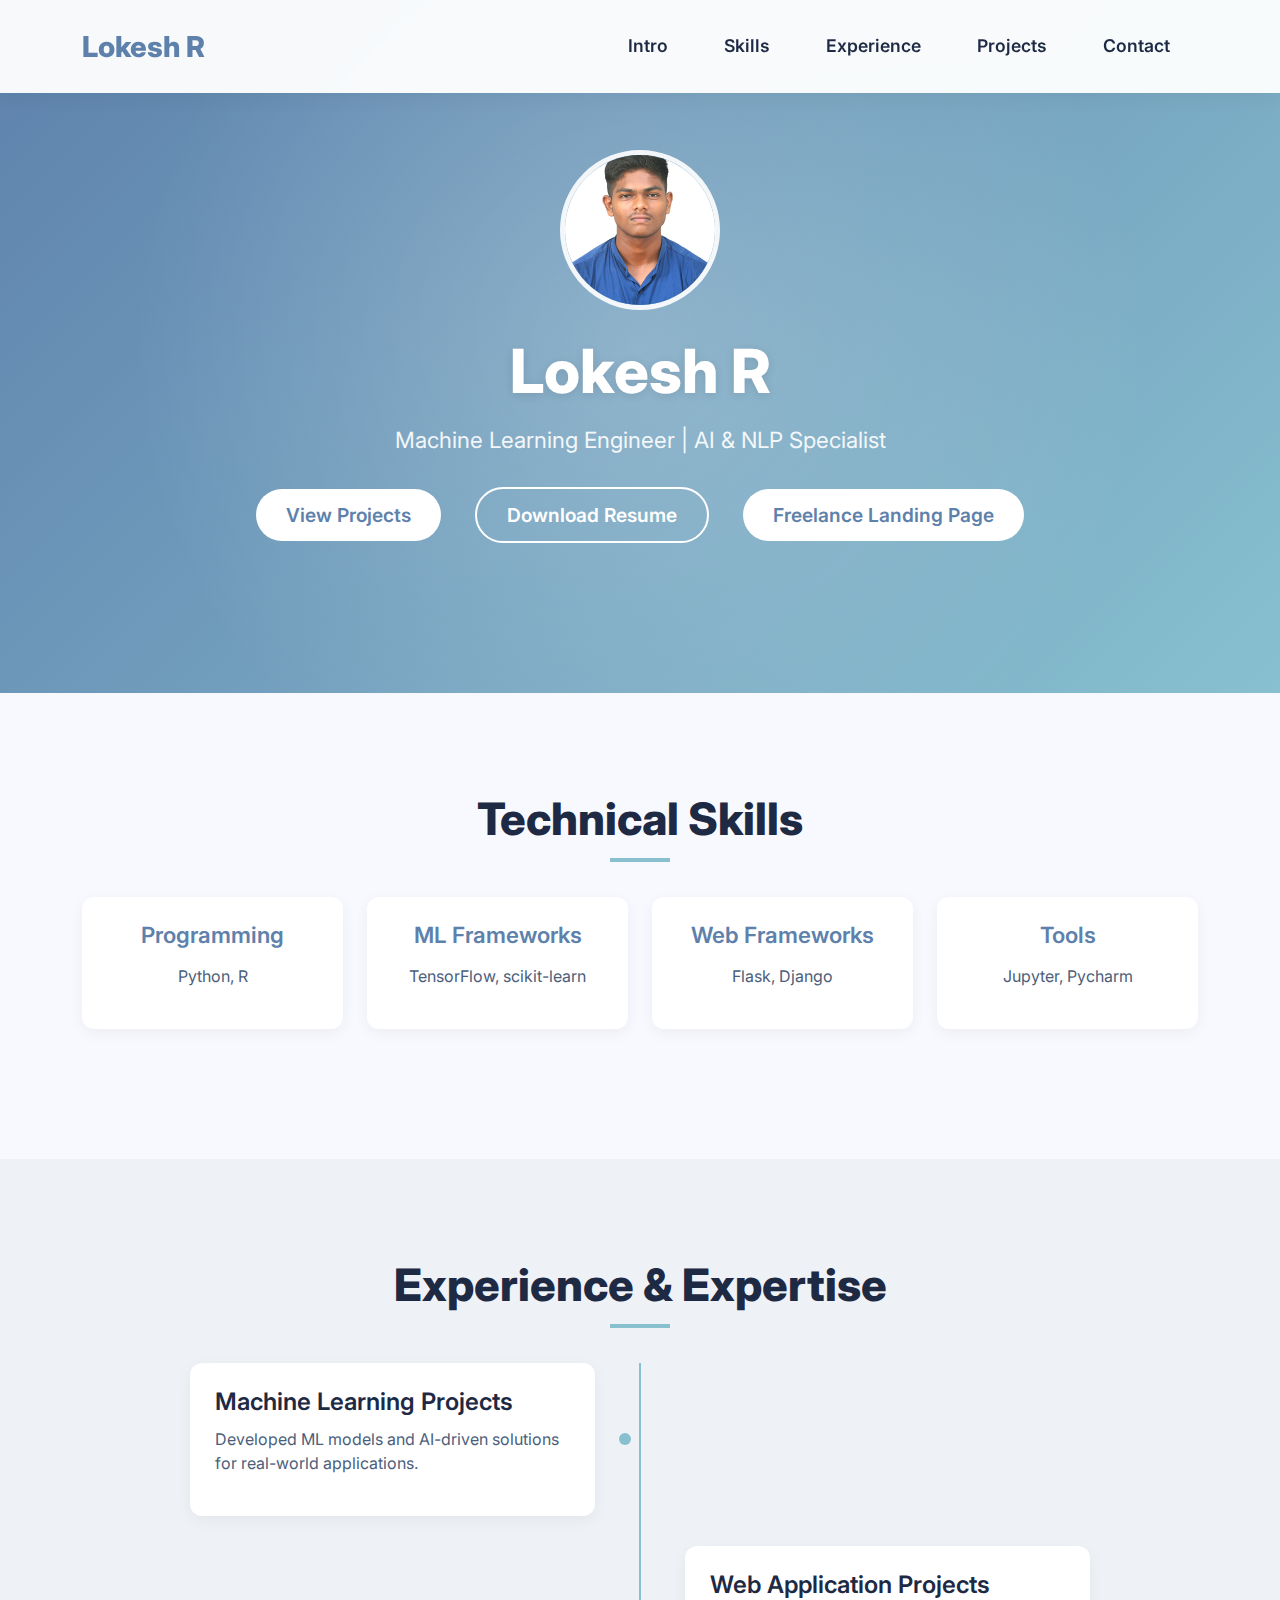
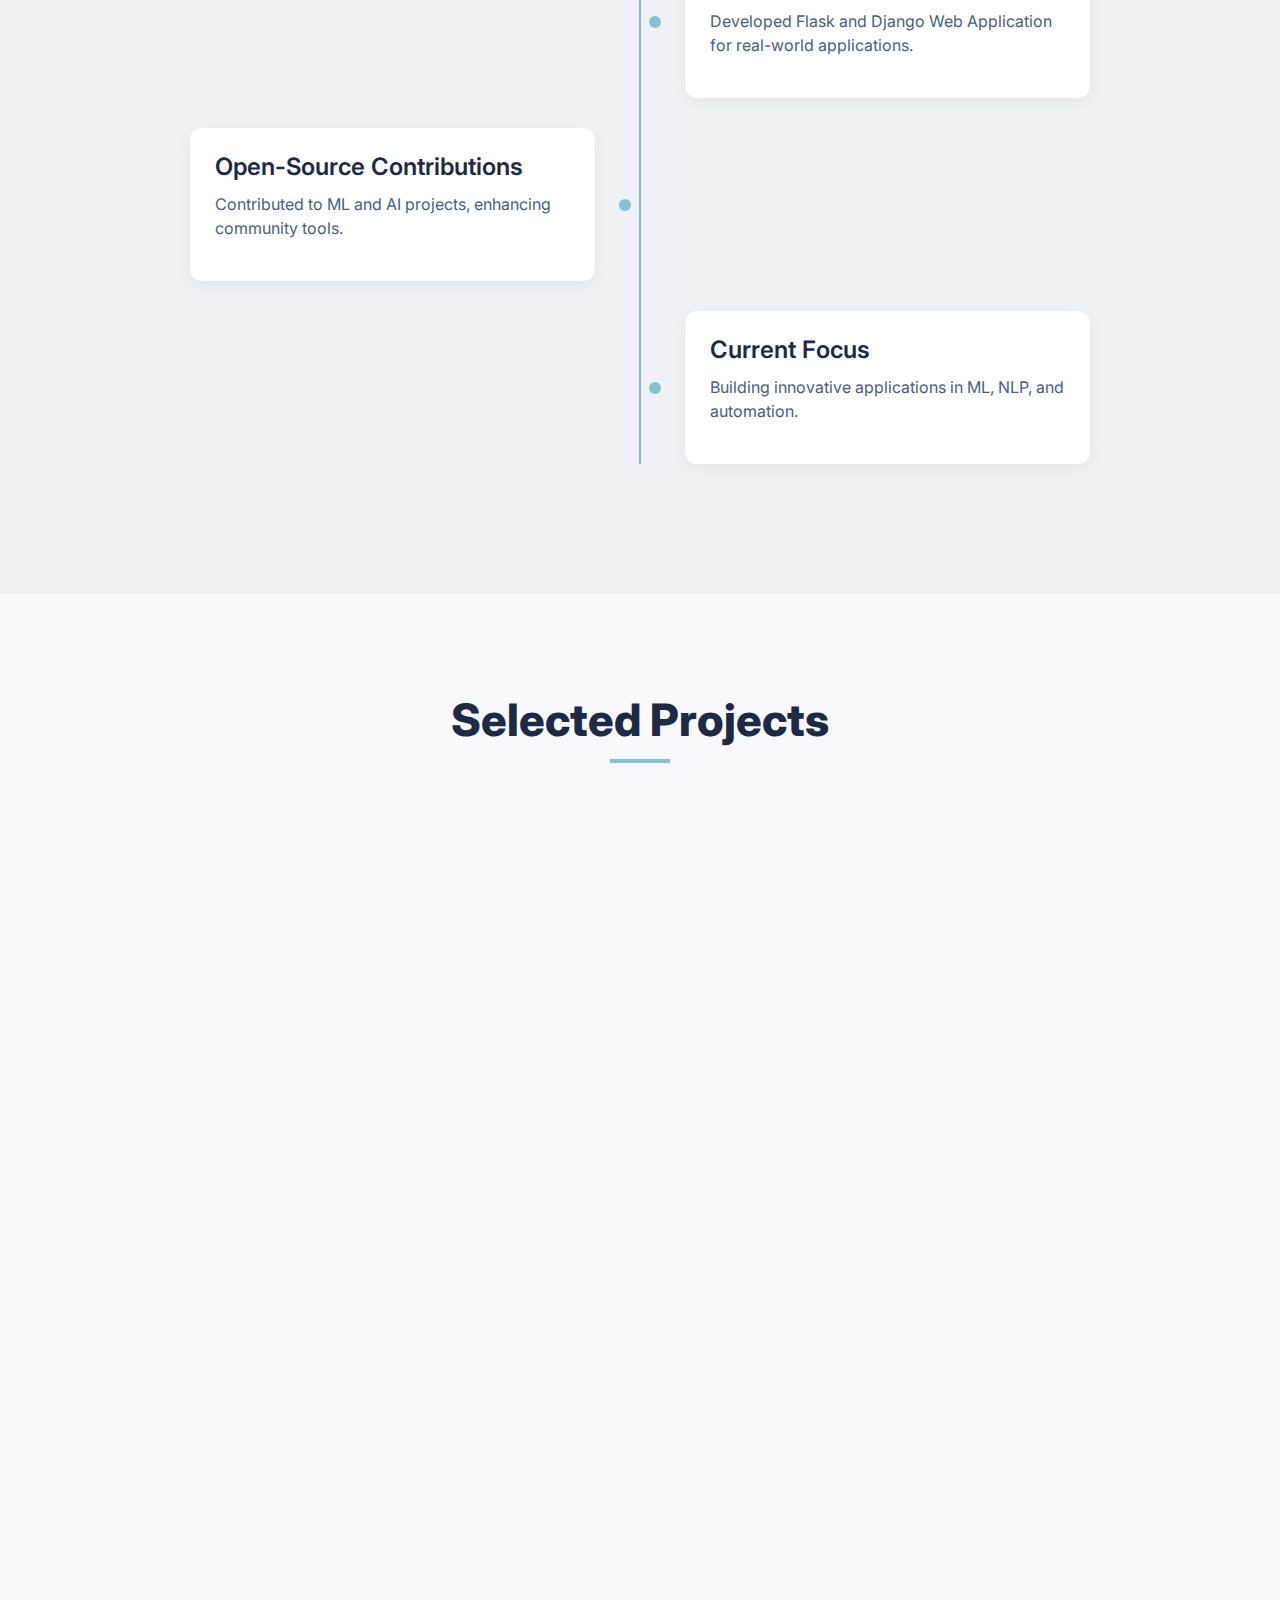
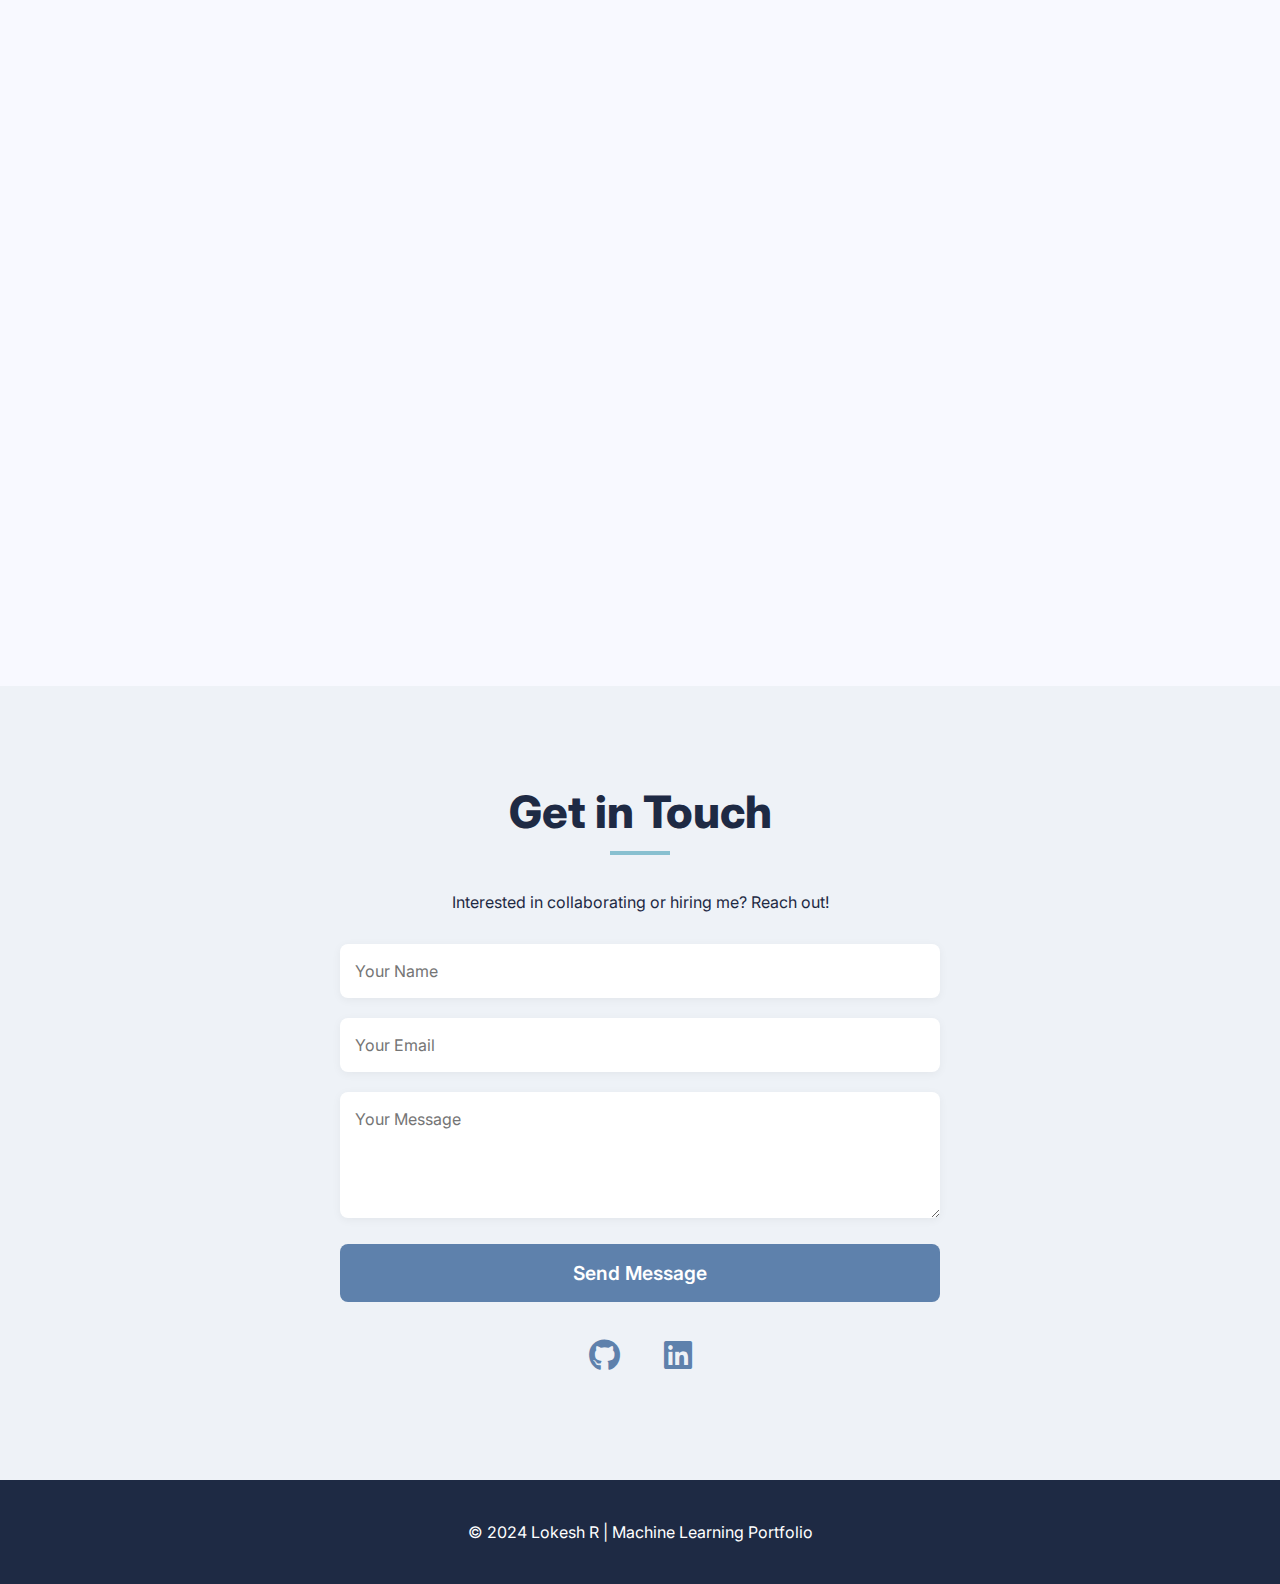
<file: index.html>
<!DOCTYPE html>
<html lang="en">
<head>
    <meta charset="UTF-8">
    <meta name="viewport" content="width=device-width, initial-scale=1.0">
    <title>Lokesh R | Machine Learning Expert</title>
    <link href="https://cdn.jsdelivr.net/npm/bootstrap@5.3.0/dist/css/bootstrap.min.css" rel="stylesheet">
    <link rel="stylesheet" href="https://cdnjs.cloudflare.com/ajax/libs/font-awesome/6.0.0/css/all.min.css">
    <link href="https://fonts.googleapis.com/css2?family=Inter:wght@400;600;800&display=swap" rel="stylesheet">
    <link rel="stylesheet" href="styles.css">
</head>
<body>
    <!-- Navbar -->
    <nav class="navbar navbar-expand-lg fixed-top">
        <div class="container">
            <a class="navbar-brand" href="#">Lokesh R</a>
            <button class="navbar-toggler" type="button" data-bs-toggle="collapse" data-bs-target="#navbarNav" aria-controls="navbarNav" aria-expanded="false" aria-label="Toggle navigation">
                <span class="navbar-toggler-icon"></span>
            </button>
            <div class="collapse navbar-collapse" id="navbarNav">
                <ul class="navbar-nav ms-auto">
                    <li class="nav-item"><a class="nav-link" href="#intro">Intro</a></li>
                    <li class="nav-item"><a class="nav-link" href="#skills">Skills</a></li>
                    <li class="nav-item"><a class="nav-link" href="#experience">Experience</a></li>
                    <li class="nav-item"><a class="nav-link" href="#projects">Projects</a></li>
                    <li class="nav-item"><a class="nav-link" href="#contact">Contact</a></li>
                </ul>
            </div>
        </div>
    </nav>

    <!-- Intro/Hero Section -->
    <section id="intro" class="hero">
        <div class="container text-center">
            <img src="assets/profile.jpg" alt="Lokesh R" class="profile-img animate-fade-in">
            <h1 class="animate-slide-up">Lokesh R</h1>
            <p class="tagline animate-slide-up" style="animation-delay: 0.2s;">Machine Learning Engineer | AI & NLP Specialist</p>
            <div class="cta-buttons animate-slide-up" style="animation-delay: 0.4s;">
                <a href="#projects" class="btn btn-primary" onclick="scrollToSection('projects')">View Projects</a>
                <a href="assets/resume.pdf" class="btn btn-secondary" download>Download Resume</a>
                <a href="https://lokeshrfreelance.netlify.app/" class="btn btn-primary">Freelance Landing Page</a>

            </div>
        </div>
    </section>

    <!-- Skills Section -->
    <section id="skills" class="section">
        <div class="container">
            <h2 class="animate-fade-in">Technical Skills</h2>
            <div class="row" id="skills-container"></div>
        </div>
    </section>

    <!-- Experience Section -->
    <section id="experience" class="section bg-alt">
        <div class="container">
            <h2 class="animate-fade-in">Experience & Expertise</h2>
            <div class="timeline">
                <div class="timeline-item animate-slide-up">
                    <h3>Machine Learning Projects</h3>
                    <p>Developed ML models and AI-driven solutions for real-world applications.</p>
                </div>
                <div class="timeline-item animate-slide-up" style="animation-delay: 0.2s;">
                    <h3>Web Application Projects</h3>
                    <p>Developed Flask and Django Web Application for real-world applications.</p>
                </div>
                <div class="timeline-item animate-slide-up" style="animation-delay: 0.4s;">
                    <h3>Open-Source Contributions</h3>
                    <p>Contributed to ML and AI projects, enhancing community tools.</p>
                </div>
                <div class="timeline-item animate-slide-up" style="animation-delay: 0.6s;">
                    <h3>Current Focus</h3>
                    <p>Building innovative applications in ML, NLP, and automation.</p>
                </div>
            </div>
        </div>
    </section>

    <!-- Projects Section -->
    <section id="projects" class="section">
        <div class="container">
            <h2 class="animate-fade-in">Selected Projects</h2>
            <div class="row" id="project-container"></div>
        </div>
    </section>

    <!-- Contact Section -->
    <section id="contact" class="section bg-alt">
        <div class="container text-center">
            <h2 class="animate-fade-in">Get in Touch</h2>
            <p class="animate-fade-in" style="animation-delay: 0.2s;">Interested in collaborating or hiring me? Reach out!</p>
            <form action="https://formspree.io/f/xrbgkwzq" method="POST" class="contact-form animate-slide-up" style="animation-delay: 0.4s;">
                <input type="text" name="Name" placeholder="Your Name" required>
                <input type="email" name="Email" placeholder="Your Email" required>
                <textarea name="message" rows="4" placeholder="Your Message" required></textarea>
                <button type="submit" class="btn btn-primary">Send Message</button>
            </form>
            <div class="social-links animate-slide-up" style="animation-delay: 0.6s;">
                <a href="https://github.com/Im-Lokesh-R" target="_blank"><i class="fab fa-github"></i></a>
                <a href="https://www.linkedin.com/in/lokesh-r-6bb6aa291/" target="_blank"><i class="fab fa-linkedin"></i></a>
            </div>
        </div>
    </section>

    <!-- Footer -->
    <footer class="footer">
        <div class="container text-center animate-fade-in">
            <p>© 2024 Lokesh R | Machine Learning Portfolio</p>
        </div>
    </footer>

    <script src="https://cdn.jsdelivr.net/npm/bootstrap@5.3.0/dist/js/bootstrap.bundle.min.js"></script>
    <script src="script.js"></script>
</body>
</html>
</file>
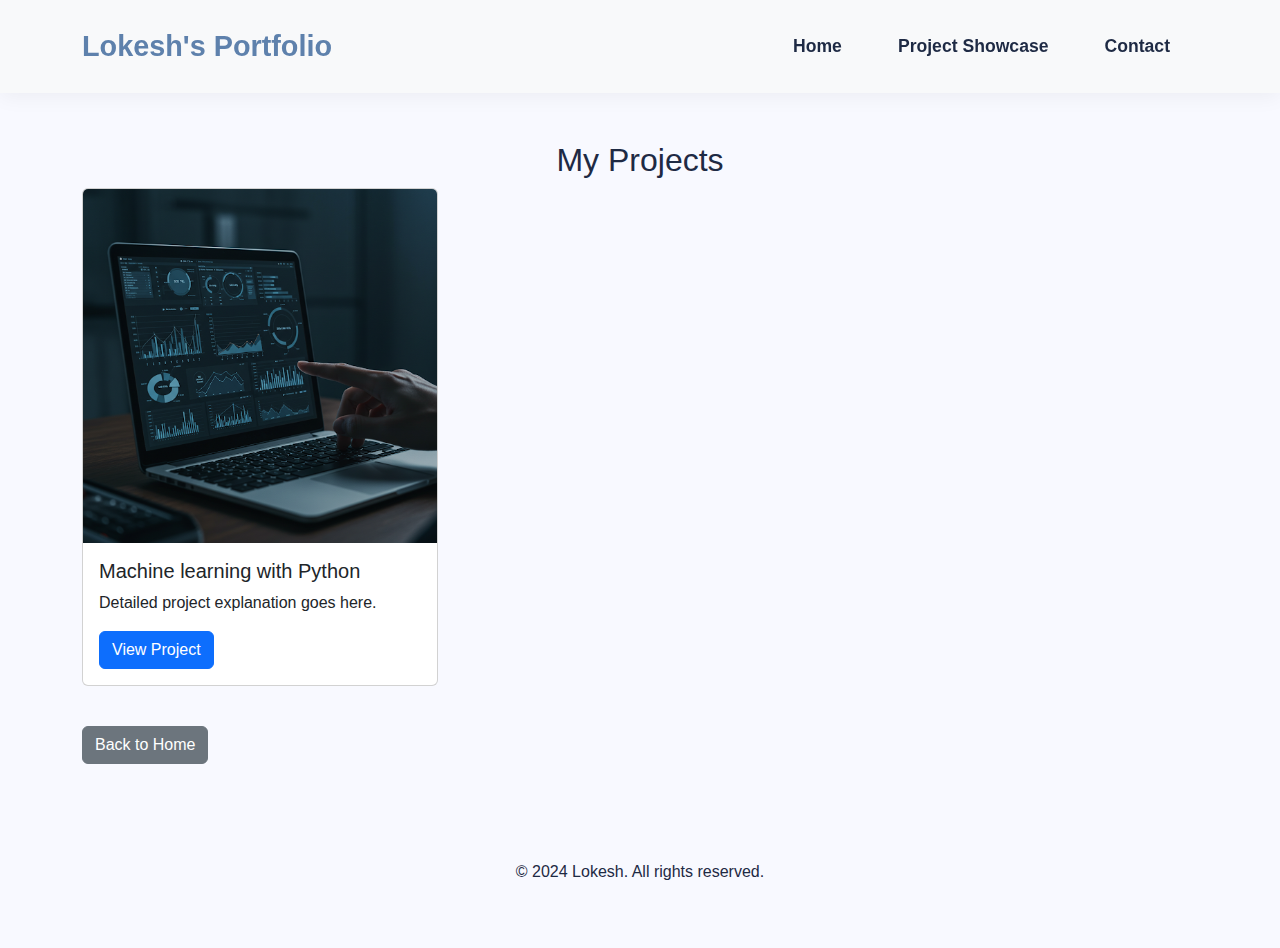
<file: Projects.html>
<!DOCTYPE html>
<html lang="en">
<head>
    <meta charset="UTF-8">
    <meta name="viewport" content="width=device-width, initial-scale=1.0">
    <link href="https://cdn.jsdelivr.net/npm/bootstrap@5.3.0/dist/css/bootstrap.min.css" rel="stylesheet">
    <link rel="stylesheet" href="styles.css"> <!-- Link to your custom CSS -->
    <title>Project Showcase</title>
</head>
<body>
    <nav class="navbar navbar-expand-lg navbar-light bg-light sticky-top">
        <div class="container">
            <a class="navbar-brand" href="index.html">Lokesh's Portfolio</a>
            <button class="navbar-toggler" type="button" data-bs-toggle="collapse" data-bs-target="#navbarNav" aria-controls="navbarNav" aria-expanded="false" aria-label="Toggle navigation">
                <span class="navbar-toggler-icon"></span>
            </button>
            <div class="collapse navbar-collapse" id="navbarNav">
                <ul class="navbar-nav ms-auto">
                    <li class="nav-item"><a class="nav-link" href="index.html">Home</a></li>
                    <li class="nav-item"><a class="nav-link" href="#projects">Project Showcase</a></li>
                    <li class="nav-item"><a class="nav-link" href="#contact">Contact</a></li>
                </ul>
            </div>
        </div>
    </nav>

    <section id="projects" class="py-5">
        <div class="container">
            <h2 class="text-center">My Projects</h2>
            <div class="row">
                <div class="col-md-4">
                    <div class="card mb-4">
                        <img src="project1.png" class="card-img-top" alt="Project 1">
                        <div class="card-body">
                            <h5 class="card-title">Machine learning with Python</h5>
                            <p class="card-text">Detailed project explanation goes here.</p>
                            <a href="https://github.com/Im-Lokesh-R/Python-MachineLearning-projects" class="btn btn-primary">View Project</a>
                        </div>
                    </div>
                </div>
                <!-- Add more projects here -->
            </div>
            <a href="index.html" class="btn btn-secondary mt-3">Back to Home</a>
        </div>
    </section>

    <footer class="py-5 text-center">
        <div class="container">
            <p>&copy; 2024 Lokesh. All rights reserved.</p>
        </div>
    </footer>

    <script src="https://cdn.jsdelivr.net/npm/bootstrap@5.3.0/dist/js/bootstrap.bundle.min.js"></script>
</body>
</html>
</file>
<file: styles.css>
/* General Styles */
body {
    font-family: 'Inter', sans-serif;
    color: #1e2a44;
    background-color: #f8f9ff;
    margin: 0;
    padding: 0;
    scroll-behavior: smooth;
    overflow-x: hidden;
}

/* Animations */
@keyframes fadeIn {
    from { opacity: 0; }
    to { opacity: 1; }
}

@keyframes slideUp {
    from { opacity: 0; transform: translateY(40px); }
    to { opacity: 1; transform: translateY(0); }
}

@keyframes zoomIn {
    from { opacity: 0; transform: scale(0.9); }
    to { opacity: 1; transform: scale(1); }
}

.animate-fade-in {
    animation: fadeIn 1s ease-out forwards;
}

.animate-slide-up {
    animation: slideUp 0.8s ease-out forwards;
}

.animate-zoom-in {
    animation: zoomIn 0.8s ease-out forwards;
}

/* Navbar */
.navbar {
    background: rgba(255, 255, 255, 0.95);
    backdrop-filter: blur(10px);
    box-shadow: 0 4px 20px rgba(0, 0, 0, 0.05);
    padding: 20px 0;
    transition: transform 0.3s ease;
}

.navbar.hidden {
    transform: translateY(-100%);
}

.navbar-brand {
    font-size: 1.8rem;
    font-weight: 800;
    color: #5e81ac !important;
    transition: color 0.3s ease;
}

.navbar-brand:hover {
    color: #88c0d0 !important;
}

.nav-link {
    font-size: 1.1rem;
    font-weight: 600;
    color: #1e2a44 !important;
    margin: 0 20px;
    position: relative;
    transition: color 0.3s ease;
}

.nav-link::after {
    content: '';
    position: absolute;
    width: 0;
    height: 2px;
    background: #88c0d0;
    bottom: -5px;
    left: 0;
    transition: width 0.3s ease;
}

.nav-link:hover::after, .nav-link.active::after {
    width: 100%;
}

.nav-link:hover, .nav-link.active {
    color: #88c0d0 !important;
}

/* Hero Section */
.hero {
    background: linear-gradient(135deg, #5e81ac, #88c0d0);
    color: #fff;
    padding: 150px 0;
    position: relative;
    overflow: hidden;
}

.hero::before {
    content: '';
    position: absolute;
    top: 0;
    left: 0;
    width: 100%;
    height: 100%;
    background: radial-gradient(circle, rgba(255, 255, 255, 0.2) 0%, rgba(255, 255, 255, 0) 70%);
    z-index: 0;
}

.hero .container {
    position: relative;
    z-index: 1;
}

.profile-img {
    width: 160px;
    height: 160px;
    border-radius: 50%;
    border: 5px solid rgba(255, 255, 255, 0.9);
    margin-bottom: 25px;
    object-fit: cover;
    transition: transform 0.5s ease, box-shadow 0.5s ease;
}

.profile-img:hover {
    transform: scale(1.1);
    box-shadow: 0 0 20px rgba(255, 255, 255, 0.5);
}

.hero h1 {
    font-size: 3.8rem;
    font-weight: 800;
    margin-bottom: 15px;
    text-shadow: 0 2px 10px rgba(0, 0, 0, 0.1);
}

.tagline {
    font-size: 1.4rem;
    font-weight: 400;
    opacity: 0.9;
    margin-bottom: 30px;
}

.cta-buttons .btn {
    margin: 0 15px;
    padding: 12px 30px;
    font-size: 1.2rem;
    font-weight: 600;
    border-radius: 50px;
    transition: all 0.4s ease;
}

.cta-buttons .btn-primary {
    background: #fff;
    color: #5e81ac;
    border: none;
}

.cta-buttons .btn-secondary {
    background: transparent;
    color: #fff;
    border: 2px solid #fff;
}

.cta-buttons .btn:hover {
    transform: translateY(-5px);
    box-shadow: 0 8px 20px rgba(0, 0, 0, 0.15);
}

.cta-buttons .btn-primary:hover {
    background: #88c0d0;
    color: #fff;
}

.cta-buttons .btn-secondary:hover {
    background: #fff;
    color: #5e81ac;
}

/* Section Styles */
.section {
    padding: 100px 0;
    position: relative;
}

.section h2 {
    font-size: 2.8rem;
    font-weight: 800;
    color: #1e2a44;
    text-align: center;
    margin-bottom: 50px;
    position: relative;
}

.section h2::after {
    content: '';
    width: 60px;
    height: 4px;
    background: #88c0d0;
    position: absolute;
    bottom: -15px;
    left: 50%;
    transform: translateX(-50%);
    transition: width 0.4s ease;
}

.section h2:hover::after {
    width: 100px;
}

.bg-alt {
    background: #eef2f7;
}

/* Skills Section */
#skills-container .col-md-3 {
    margin-bottom: 30px;
}

.skill-item {
    background: #fff;
    padding: 25px;
    border-radius: 12px;
    box-shadow: 0 4px 15px rgba(0, 0, 0, 0.05);
    text-align: center;
    transition: transform 0.4s ease, box-shadow 0.4s ease;
}

.skill-item:hover {
    transform: translateY(-10px);
    box-shadow: 0 8px 25px rgba(0, 0, 0, 0.1);
}

.skill-item h3 {
    font-size: 1.4rem;
    font-weight: 600;
    color: #5e81ac;
    margin-bottom: 15px;
}

.skill-item p {
    font-size: 1rem;
    color: #4c5e7a;
}

/* Experience Section */
.timeline {
    max-width: 900px;
    margin: 0 auto;
    position: relative;
}

.timeline::before {
    content: '';
    position: absolute;
    width: 2px;
    height: 100%;
    background: #88c0d0;
    left: 50%;
    transform: translateX(-50%);
    z-index: 0;
}

.timeline-item {
    background: #fff;
    padding: 25px;
    border-radius: 12px;
    box-shadow: 0 4px 15px rgba(0, 0, 0, 0.05);
    margin-bottom: 30px;
    position: relative;
    width: 45%;
    z-index: 1;
}

.timeline-item:nth-child(odd) {
    margin-left: 0;
    margin-right: auto;
}

.timeline-item:nth-child(even) {
    margin-left: auto;
    margin-right: 0;
}

.timeline-item::before {
    content: '';
    position: absolute;
    width: 12px;
    height: 12px;
    background: #88c0d0;
    border-radius: 50%;
    top: 50%;
    transform: translateY(-50%);
    z-index: 2;
}

.timeline-item:nth-child(odd)::before {
    right: -36px;
}

.timeline-item:nth-child(even)::before {
    left: -36px;
}

.timeline-item h3 {
    font-size: 1.5rem;
    font-weight: 600;
    color: #1e2a44;
    margin-bottom: 10px;
}

.timeline-item p {
    font-size: 1rem;
    color: #4c5e7a;
}

/* Projects Section */
#project-container .col-md-4 {
    margin-bottom: 40px;
}

.project-card {
    background: #fff;
    border-radius: 12px;
    overflow: hidden;
    box-shadow: 0 4px 15px rgba(0, 0, 0, 0.05);
    transition: transform 0.4s ease, box-shadow 0.4s ease;
    opacity: 0;
    animation: slideUp 0.8s ease-out forwards;
}

.project-card:nth-child(2) { animation-delay: 0.2s; }
.project-card:nth-child(3) { animation-delay: 0.4s; }
.project-card:nth-child(4) { animation-delay: 0.6s; }

.project-card:hover {
    transform: translateY(-10px);
    box-shadow: 0 10px 30px rgba(0, 0, 0, 0.1);
}

.project-card img {
    height: 200px;
    width: 100%;
    object-fit: cover;
    transition: transform 0.5s ease;
}

.project-card:hover img {
    transform: scale(1.05);
}

.project-card .card-body {
    padding: 20px;
}

.project-card h5 {
    font-size: 1.4rem;
    font-weight: 600;
    color: #1e2a44;
    margin-bottom: 10px;
}

.project-card p {
    font-size: 1rem;
    color: #4c5e7a;
    margin-bottom: 15px;
    display: -webkit-box;
    -webkit-line-clamp: 2; /* Truncate to 2 lines */
    -webkit-box-orient: vertical;
    overflow: hidden;
    text-overflow: ellipsis;
    line-height: 1.5em; /* Consistent line height */
    max-height: 3em; /* 2 lines * 1.5em */
}

.project-card .read-more {
    color: #5e81ac;
    font-size: 0.9rem;
    font-weight: 600;
    text-decoration: none;
    transition: color 0.3s ease;
}

.project-card .read-more:hover {
    color: #88c0d0;
}

.project-card a.btn {
    background: #5e81ac;
    color: #fff;
    padding: 10px 25px;
    border-radius: 25px;
    text-decoration: none;
    font-weight: 600;
    transition: background 0.4s ease, transform 0.4s ease;
    display: inline-block;
    margin-top: 10px;
}

.project-card a.btn:hover {
    background: #88c0d0;
    transform: scale(1.05);
}

/* Contact Section */
.contact-form {
    max-width: 600px;
    margin: 30px auto;
}

.contact-form input, .contact-form textarea {
    width: 100%;
    padding: 15px;
    margin-bottom: 20px;
    border: none;
    border-radius: 8px;
    background: #fff;
    box-shadow: 0 2px 10px rgba(0, 0, 0, 0.05);
    font-size: 1rem;
    transition: box-shadow 0.3s ease;
}

.contact-form input:focus, .contact-form textarea:focus {
    outline: none;
    box-shadow: 0 4px 15px rgba(94, 129, 172, 0.2);
}

.contact-form button {
    width: 100%;
    padding: 15px;
    background: #5e81ac;
    color: #fff;
    border: none;
    border-radius: 8px;
    font-size: 1.2rem;
    font-weight: 600;
    transition: background 0.4s ease, transform 0.4s ease;
}

.contact-form button:hover {
    background: #88c0d0;
    transform: translateY(-5px);
}

.social-links a {
    color: #5e81ac;
    font-size: 2rem;
    margin: 0 20px;
    transition: color 0.4s ease, transform 0.4s ease;
}

.social-links a:hover {
    color: #88c0d0;
    transform: translateY(-5px);
}

/* Footer */
.footer {
    background: #1e2a44;
    color: #fff;
    padding: 40px 0;
    box-shadow: 0 -2px 10px rgba(0, 0, 0, 0.1);
}

.footer p {
    margin: 0;
    font-size: 1rem;
    font-weight: 400;
}

/* Responsive */
@media (max-width: 768px) {
    .hero h1 { font-size: 2.5rem; }
    .tagline { font-size: 1.2rem; }
    .section h2 { font-size: 2.2rem; }
    .profile-img { width: 120px; height: 120px; }
    .timeline::before { display: none; }
    .timeline-item { width: 100%; margin: 0 auto 20px; }
    .timeline-item::before { display: none; }
}
</file>
